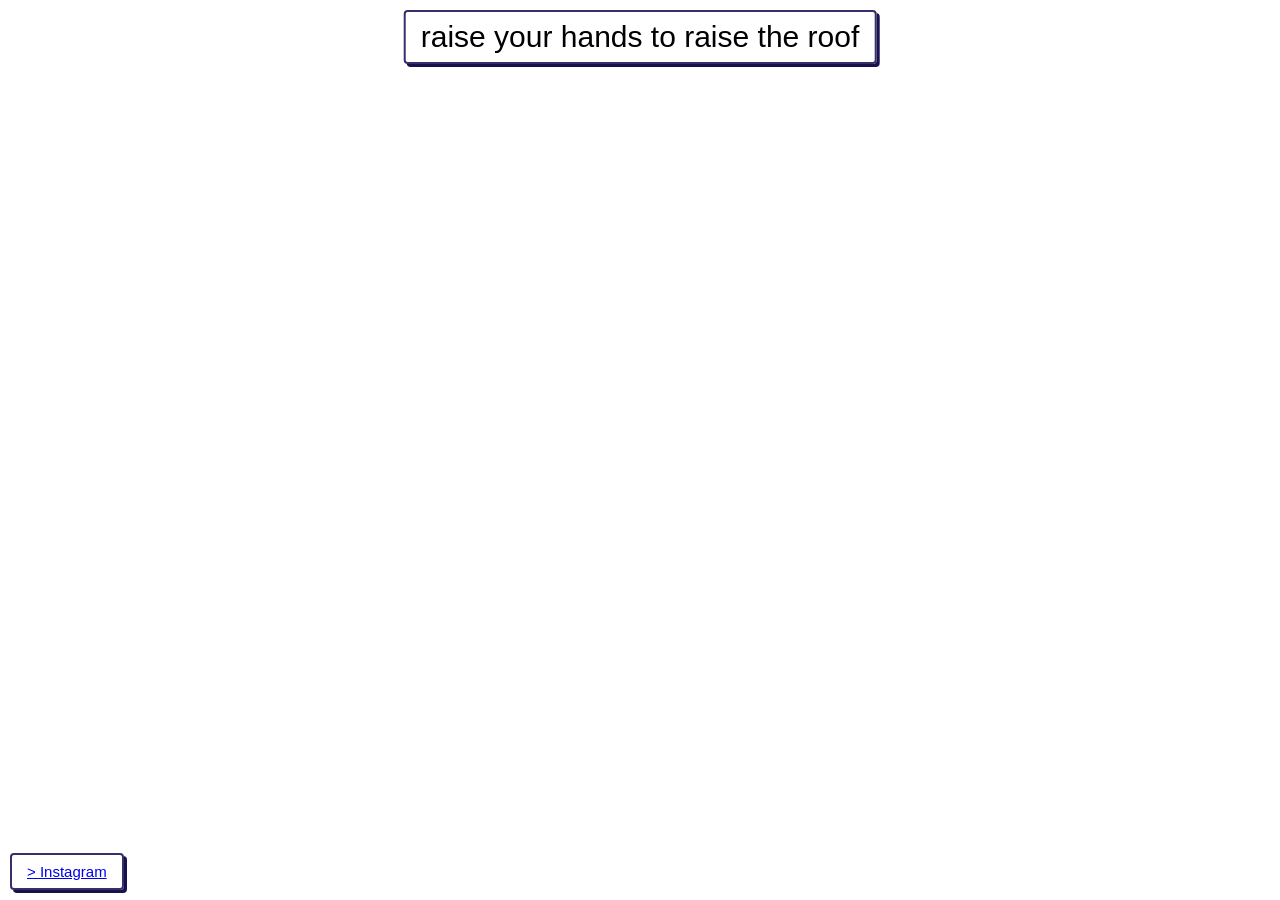
<file: index.html>
<!DOCTYPE html>
<html>
    <head>
        <meta charset="UTF-8">
        <meta name="viewport" content="width=device-width, initial-scale=1.0">
        <title>Arpeggiator</title>
        <link rel="stylesheet" href="styles.css">

        <!-- Primary Meta Tags -->
        <meta name="title" content="Arpeggiator">
        <meta name="description" content="hand-controlled arp, drum machine, real-time visualizer">

        <!-- Open Graph / Facebook -->
        <meta property="og:type" content="website">
        <meta property="og:url" content="https://collidingscopes.github.io/arpeggiator/">
        <meta property="og:title" content="Arpeggiator">
        <meta property="og:description" content="hand-controlled arp, drum machine, real-time visualizer">
        <meta property="og:image" content="https://raw.githubusercontent.com/collidingScopes/arpeggiator/main/assets/siteOGImage.webp">

        <!-- Twitter -->
        <meta property="twitter:card" content="summary_large_image">
        <meta property="twitter:url" content="https://collidingscopes.github.io/arpeggiator/">
        <meta property="twitter:title" content="Arpeggiator">
        <meta property="twitter:description" content="hand-controlled arp, drum machine, real-time visualizer">
        <meta property="twitter:image" content="https://raw.githubusercontent.com/collidingScopes/arpeggiator/main/assets/siteOGImage.webp">

        <script defer src="https://cloud.umami.is/script.js" data-website-id="eb59c81c-27cb-4e1d-9e8c-bfbe70c48cd9"></script>
        <script type="importmap">
            {
                "imports": {
                    "three": "https://esm.sh/three@0.161.0?dev",
                    "three/": "https://esm.sh/three@0.161.0&dev/"
                }
            }
        </script>
    </head>
    <body style="width: 100%; height: 100%; overflow: hidden; margin: 0;">
        <div id="renderDiv" style="width: 100%; height: 100%; margin: 0;">

            <span id="info-text">raise your hands to raise the roof</span>
            <div id="social-links" class="text-box">
                <a href="https://www.instagram.com/chanukya._reddy?igsh=cXl5anlleGx0b3Rt" target="_blank">> Instagram</a><br>
            </div>
            

        </div>
        <script type="module" src="main.js"></script>
    </body>
</html>
</file>
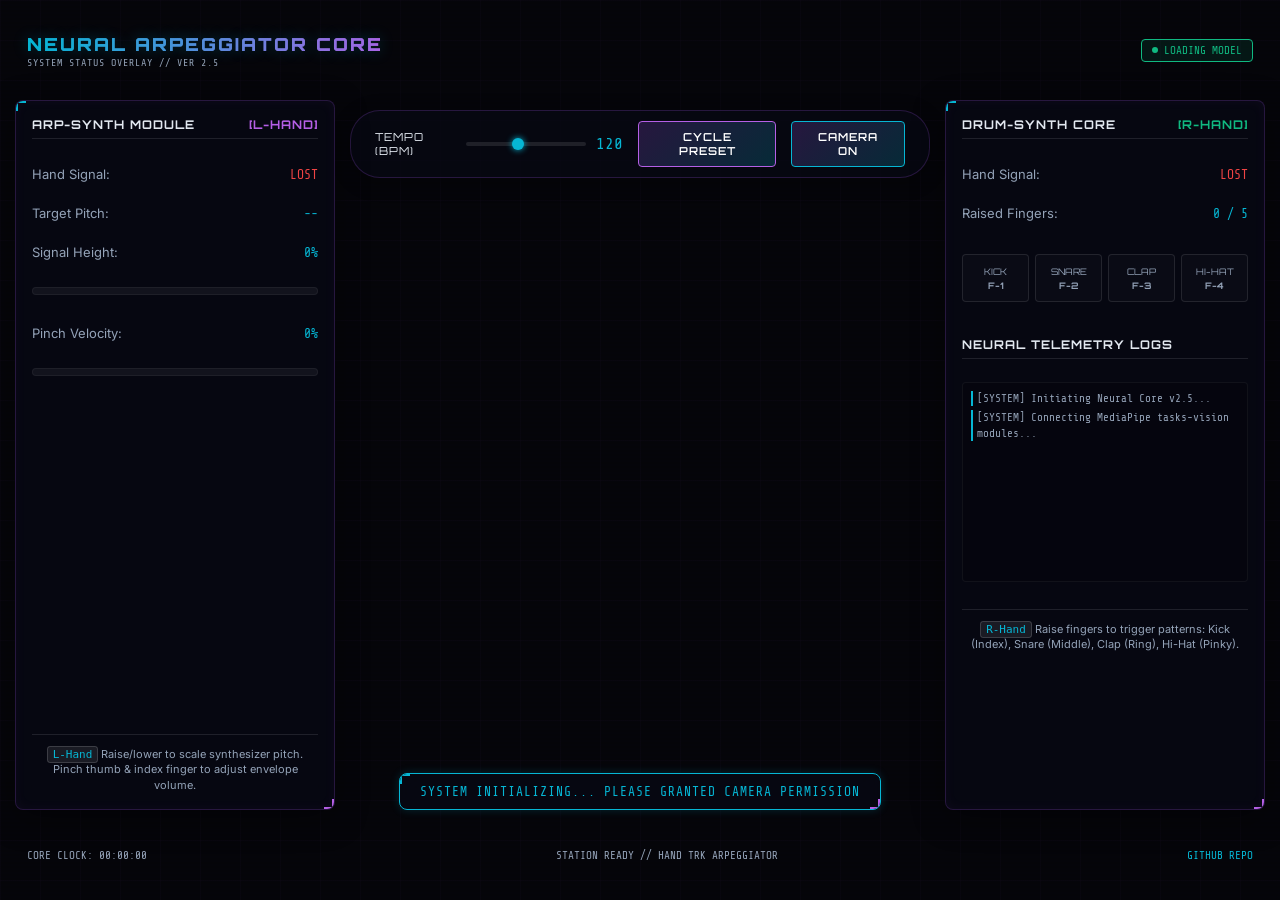
<file: ai_ui.html>
<!DOCTYPE html>
<html lang="en">
<head>
    <meta charset="UTF-8">
    <meta name="viewport" content="width=device-width, initial-scale=1.0">
    <title>Neural Arpeggiator HUD</title>
    <link rel="stylesheet" href="styles.css"> <!-- Import original styled text classes if needed -->
    <link rel="stylesheet" href="ai_styles.css"> <!-- Import futuristic HUD theme -->

    <!-- Primary Meta Tags -->
    <meta name="title" content="Neural Arpeggiator HUD">
    <meta name="description" content="AI hand-controlled arpeggiator, drum machine, and audio reactive visualizer HUD">

    <script type="importmap">
        {
            "imports": {
                "three": "https://esm.sh/three@0.161.0?dev",
                "three/": "https://esm.sh/three@0.161.0&dev/"
            }
        }
    </script>
</head>
<body>
    <!-- Scanlines and grids for cyber grid layout -->
    <div class="scanlines-overlay"></div>
    <div class="grid-overlay"></div>

    <!-- The original Render target for game canvas and webcam -->
    <div id="renderDiv">
        <!-- game.js dynamically injects video and ThreeJS canvas here -->
    </div>

    <!-- Modern Cyber HUD Interface Overlay -->
    <div class="hud-overlay">
        <!-- HUD Header -->
        <header class="hud-header">
            <div class="hud-title">
                <h1>NEURAL ARPEGGIATOR CORE</h1>
                <div class="hud-subtitle">SYSTEM STATUS OVERLAY // VER 2.5</div>
            </div>
            <div class="system-status">
                <div id="tracking-badge" class="status-badge pulse">
                    <span></span> LOADING MODEL
                </div>
            </div>
        </header>

        <!-- HUD Left Sidebar (Arpeggiator Engine Telemetry) -->
        <aside class="hud-left cyber-panel">
            <h2 class="section-title">
                <span>ARP-SYNTH MODULE</span>
                <span style="color: var(--neon-purple);">[L-HAND]</span>
            </h2>
            
            <div class="telemetry-row">
                <span class="telemetry-label">Hand Signal:</span>
                <span id="hand1-status" class="telemetry-value" style="color: var(--neon-red);">LOST</span>
            </div>
            
            <div class="telemetry-row">
                <span class="telemetry-label">Target Pitch:</span>
                <span id="hand1-pitch" class="telemetry-value">--</span>
            </div>

            <div class="telemetry-row">
                <span class="telemetry-label">Signal Height:</span>
                <span id="hand1-height" class="telemetry-value">0%</span>
            </div>
            <div class="level-bar-container">
                <div id="hand1-height-bar" class="level-bar-fill"></div>
            </div>

            <div style="margin-top: 15px;" class="telemetry-row">
                <span class="telemetry-label">Pinch Velocity:</span>
                <span id="hand1-volume" class="telemetry-value">0%</span>
            </div>
            <div class="level-bar-container">
                <div id="hand1-volume-bar" class="level-bar-fill" style="background: linear-gradient(90deg, var(--neon-cyan), var(--neon-green));"></div>
            </div>

            <div style="margin-top: auto; border-top: 1px solid rgba(255,255,255,0.1); padding-top: 12px;" class="instruction-box">
                <p style="font-size: 11px; color: var(--text-muted); line-height: 1.4;">
                    <span class="key-badge">L-Hand</span> Raise/lower to scale synthesizer pitch. Pinch thumb & index finger to adjust envelope volume.
                </p>
            </div>
        </aside>

        <!-- HUD Center Column (Controls Dock) -->
        <main class="hud-center">
            <!-- Top Controls Dock -->
            <div class="control-dock interactive">
                <div class="dock-slider">
                    <label for="bpm-slider">TEMPO (BPM)</label>
                    <input type="range" id="bpm-slider" min="60" max="200" value="120">
                    <span id="bpm-val" class="telemetry-value" style="width: 30px; display: inline-block; text-align: right;">120</span>
                </div>
                
                <button id="preset-btn" class="btn-cyber">CYCLE PRESET</button>
                <button id="cam-toggle-btn" class="btn-cyber" style="border-color: var(--neon-cyan);">CAMERA ON</button>
            </div>

            <!-- Bottom Floating Prompt (Replaces basic screen prompt) -->
            <div id="hud-prompt" class="cyber-panel interactive" style="padding: 10px 20px; font-family: 'Share Tech Mono', monospace; font-size: 13px; text-transform: uppercase; color: var(--neon-cyan); letter-spacing: 1px; border-color: var(--neon-cyan); box-shadow: 0 0 10px rgba(6, 182, 212, 0.2); animation: beacon 2s infinite;">
                SYSTEM INITIALIZING... PLEASE GRANTED CAMERA PERMISSION
            </div>
        </main>

        <!-- HUD Right Sidebar (Drum Engine & Systems Console) -->
        <aside class="hud-right cyber-panel">
            <h2 class="section-title">
                <span>DRUM-SYNTH CORE</span>
                <span style="color: var(--neon-green);">[R-HAND]</span>
            </h2>
            
            <div class="telemetry-row">
                <span class="telemetry-label">Hand Signal:</span>
                <span id="hand2-status" class="telemetry-value" style="color: var(--neon-red);">LOST</span>
            </div>

            <div class="telemetry-row">
                <span class="telemetry-label">Raised Fingers:</span>
                <span id="hand2-fingers" class="telemetry-value">0 / 5</span>
            </div>

            <div class="drum-triggers">
                <div id="trigger-kick" class="drum-trigger-box">
                    <span>KICK</span>
                    <span style="font-weight: bold; margin-top: 3px;">F-1</span>
                </div>
                <div id="trigger-snare" class="drum-trigger-box">
                    <span>SNARE</span>
                    <span style="font-weight: bold; margin-top: 3px;">F-2</span>
                </div>
                <div id="trigger-clap" class="drum-trigger-box">
                    <span>CLAP</span>
                    <span style="font-weight: bold; margin-top: 3px;">F-3</span>
                </div>
                <div id="trigger-hihat" class="drum-trigger-box">
                    <span>HI-HAT</span>
                    <span style="font-weight: bold; margin-top: 3px;">F-4</span>
                </div>
            </div>

            <h2 class="section-title" style="margin-top: 20px; margin-bottom: 8px;">
                <span>NEURAL TELEMETRY LOGS</span>
            </h2>
            
            <!-- Terminal console emulator logs -->
            <div id="terminal-console" class="console-logs">
                <div class="console-line info">[SYSTEM] Initiating Neural Core v2.5...</div>
                <div class="console-line info">[SYSTEM] Connecting MediaPipe tasks-vision modules...</div>
            </div>

            <div style="margin-top: 12px; border-top: 1px solid rgba(255,255,255,0.1); padding-top: 12px;" class="instruction-box">
                <p style="font-size: 11px; color: var(--text-muted); line-height: 1.4;">
                    <span class="key-badge">R-Hand</span> Raise fingers to trigger patterns: Kick (Index), Snare (Middle), Clap (Ring), Hi-Hat (Pinky).
                </p>
            </div>
        </aside>

        <!-- HUD Footer -->
        <footer class="hud-footer">
            <div>CORE CLOCK: <span id="system-time">00:00:00</span></div>
            <div>STATION READY // HAND TRK ARPEGGIATOR</div>
            <div>
                <a href="https://github.com/Bhargavredddy/Hand-Gesture-Arpeggiator" target="_blank" class="footer-link interactive">GITHUB REPO</a>
            </div>
        </footer>
    </div>

    <!-- Entry point script -->
    <script type="module" src="ai_main.js"></script>
</body>
</html>

<!-- File Name: ai_ui.html - Created: 2026-07-31 -->
</file>
<file: styles.css>
.text-box {
    padding: 8px 15px;
    background-color: rgba(255, 255, 255, 0.6);
    color: black;
    border-radius: 4px;
    font-family: "Helvetica Neue", Helvetica, sans-serif;
    border: 2px solid rgb(53, 47, 108);
    box-shadow: 3px 3px 0px rgb(23, 17, 77);
    font-size: clamp(13px, 2vw, 15px);
    text-align: center;
    z-index: 200;
    opacity: 1;
    transition: opacity 0.3s ease-in-out, bottom 0.3s ease-in-out, box-shadow 0.2s ease;
}

#info-text {
    position: absolute;
    top: 10px;
    left: 50%;
    transform: translateX(-50%);
    padding: 8px 15px;
    background-color: rgba(255, 255, 255, 0.6);
    color: black;
    border-radius: 4px;
    font-family: "Helvetica Neue", Helvetica, sans-serif;
    border: 2px solid rgb(53, 47, 108);
    box-shadow: 3px 3px 0px rgb(23, 17, 77);
    font-size: clamp(20px, 4vw, 30px);
    text-align: center;
    z-index: 200;
}

#instruction-text {
    position: absolute;
    bottom: 10px;
    left: 50%;
    transform: translateX(-50%);
    pointer-events: none;
}

#social-links {
    position: absolute;
    bottom: 10px;
    left: 10px;
    text-align: left;
}

#coffee-link {
    position: absolute;
    bottom: 10px;
    right: 10px;
}

#video-link {
    position: absolute;
    top: 10px;
    left: 10px;
}

#logo-container {
    position: absolute;
    top: 10px;
    right: 10px;
}

#logo {
    font-size: 2em;
}
</file>
<file: ai_styles.css>
@import url('https://fonts.googleapis.com/css2?family=Inter:wght@300;400;500;600&family=Orbitron:wght@400;600;800;900&family=Share+Tech+Mono&display=swap');

:root {
  --bg-color: #05050a;
  --panel-bg: rgba(8, 9, 20, 0.72);
  --border-color: rgba(168, 85, 247, 0.2);
  --border-hover: rgba(6, 182, 212, 0.4);
  
  /* Cyberpunk Palette */
  --neon-purple: #b55fe6;
  --neon-cyan: #06b6d4;
  --neon-green: #10b981;
  --neon-orange: #f97316;
  --neon-red: #ef4444;
  --text-primary: #e2e8f0;
  --text-muted: #94a3b8;
}

* {
  box-sizing: border-box;
  margin: 0;
  padding: 0;
  user-select: none;
}

body {
  background-color: var(--bg-color);
  color: var(--text-primary);
  font-family: 'Inter', sans-serif;
  width: 100vw;
  height: 100vh;
  overflow: hidden;
}

/* Base canvas placement */
#renderDiv {
  position: absolute;
  top: 0;
  left: 0;
  width: 100vw;
  height: 100vh;
  z-index: 1;
}

/* Original text elements override to fit style */
#info-text {
  display: none !important; /* Hide original simple text-box */
}
#social-links, #coffee-link, #video-link, #logo-container {
  display: none !important; /* Overridden by new modern dashboard links */
}

/* Cybernetic HUD layout */
.hud-overlay {
  position: absolute;
  top: 0;
  left: 0;
  width: 100vw;
  height: 100vh;
  pointer-events: none; /* Let clicks pass through to ThreeJS canvas */
  z-index: 10;
  display: grid;
  grid-template-rows: 70px 1fr 60px;
  grid-template-columns: 320px 1fr 320px;
  grid-template-areas: 
    "header header header"
    "left-bar center-space right-bar"
    "footer footer footer";
  padding: 15px;
  gap: 15px;
}

/* Force interactiveness on controls inside HUD */
.interactive {
  pointer-events: auto !important;
}

/* Glass panel base styling */
.cyber-panel {
  background: var(--panel-bg);
  backdrop-filter: blur(12px) saturate(180%);
  -webkit-backdrop-filter: blur(12px) saturate(180%);
  border: 1px solid var(--border-color);
  border-radius: 8px;
  box-shadow: 0 8px 32px 0 rgba(0, 0, 0, 0.4), inset 0 0 12px rgba(168, 85, 247, 0.05);
  padding: 16px;
  display: flex;
  flex-direction: column;
  position: relative;
  overflow: hidden;
  transition: border-color 0.3s ease, box-shadow 0.3s ease;
}

.cyber-panel:hover {
  border-color: var(--border-hover);
  box-shadow: 0 8px 32px 0 rgba(6, 182, 212, 0.15), inset 0 0 12px rgba(6, 182, 212, 0.03);
}

/* Tech panel corners */
.cyber-panel::before {
  content: '';
  position: absolute;
  top: 0;
  left: 0;
  width: 8px;
  height: 8px;
  border-top: 2px solid var(--neon-cyan);
  border-left: 2px solid var(--neon-cyan);
}
.cyber-panel::after {
  content: '';
  position: absolute;
  bottom: 0;
  right: 0;
  width: 8px;
  height: 8px;
  border-bottom: 2px solid var(--neon-purple);
  border-right: 2px solid var(--neon-purple);
}

/* Header UI */
.hud-header {
  grid-area: header;
  display: flex;
  justify-content: space-between;
  align-items: center;
  padding: 0 12px;
}

.hud-title {
  display: flex;
  flex-direction: column;
}

.hud-title h1 {
  font-family: 'Orbitron', sans-serif;
  font-size: 18px;
  font-weight: 900;
  letter-spacing: 2px;
  background: linear-gradient(90deg, var(--neon-cyan), var(--neon-purple));
  -webkit-background-clip: text;
  -webkit-text-fill-color: transparent;
  text-shadow: 0 0 15px rgba(6, 182, 212, 0.3);
}

.hud-subtitle {
  font-family: 'Share Tech Mono', monospace;
  font-size: 10px;
  color: var(--text-muted);
  letter-spacing: 1px;
  margin-top: 2px;
}

.system-status {
  display: flex;
  align-items: center;
  gap: 12px;
}

.status-badge {
  font-family: 'Share Tech Mono', monospace;
  font-size: 11px;
  padding: 4px 10px;
  border-radius: 4px;
  background: rgba(16, 185, 129, 0.1);
  border: 1px solid var(--neon-green);
  color: var(--neon-green);
  display: flex;
  align-items: center;
  gap: 6px;
  text-transform: uppercase;
}

.status-badge.pulse span {
  width: 6px;
  height: 6px;
  background-color: var(--neon-green);
  border-radius: 50%;
  display: inline-block;
  animation: beacon 1.5s infinite;
}

/* Sidebar Styling */
.hud-left {
  grid-area: left-bar;
  display: flex;
  flex-direction: column;
  gap: 15px;
}

.hud-right {
  grid-area: right-bar;
  display: flex;
  flex-direction: column;
  gap: 15px;
}

.section-title {
  font-family: 'Orbitron', sans-serif;
  font-size: 12px;
  font-weight: 700;
  letter-spacing: 1px;
  color: var(--text-primary);
  border-bottom: 1px solid rgba(255, 255, 255, 0.1);
  padding-bottom: 6px;
  margin-bottom: 12px;
  display: flex;
  justify-content: space-between;
}

/* Telemetry lists */
.telemetry-row {
  display: flex;
  justify-content: space-between;
  align-items: center;
  margin-bottom: 8px;
  font-size: 13px;
}

.telemetry-label {
  color: var(--text-muted);
  font-family: 'Inter', sans-serif;
}

.telemetry-value {
  font-family: 'Share Tech Mono', monospace;
  color: var(--neon-cyan);
}

/* Visual Level Bar */
.level-bar-container {
  width: 100%;
  height: 8px;
  background: rgba(255, 255, 255, 0.05);
  border-radius: 4px;
  overflow: hidden;
  margin-top: 4px;
  border: 1px solid rgba(255, 255, 255, 0.05);
}

.level-bar-fill {
  height: 100%;
  width: 0%;
  background: linear-gradient(90deg, var(--neon-cyan), var(--neon-purple));
  border-radius: 4px;
  transition: width 0.1s ease;
}

/* Drum Pattern Grid visualization */
.drum-triggers {
  display: grid;
  grid-template-columns: repeat(4, 1fr);
  gap: 6px;
  margin-top: 10px;
}

.drum-trigger-box {
  border: 1px solid rgba(255, 255, 255, 0.1);
  background: rgba(255, 255, 255, 0.02);
  border-radius: 4px;
  height: 48px;
  display: flex;
  flex-direction: column;
  justify-content: center;
  align-items: center;
  font-size: 9px;
  font-family: 'Orbitron', sans-serif;
  color: var(--text-muted);
  transition: all 0.2s ease;
}

.drum-trigger-box.active-kick {
  background: rgba(215, 40, 40, 0.2);
  border-color: #D72828;
  color: #fff;
  box-shadow: 0 0 8px rgba(215, 40, 40, 0.4);
}
.drum-trigger-box.active-snare {
  background: rgba(243, 110, 47, 0.2);
  border-color: #F36E2F;
  color: #fff;
  box-shadow: 0 0 8px rgba(243, 110, 47, 0.4);
}
.drum-trigger-box.active-clap {
  background: rgba(123, 67, 148, 0.2);
  border-color: #7B4394;
  color: #fff;
  box-shadow: 0 0 8px rgba(123, 67, 148, 0.4);
}
.drum-trigger-box.active-hihat {
  background: rgba(132, 195, 78, 0.2);
  border-color: #84C34E;
  color: #fff;
  box-shadow: 0 0 8px rgba(132, 195, 78, 0.4);
}

/* Neural console logs widget */
.console-logs {
  flex-grow: 1;
  font-family: 'Share Tech Mono', monospace;
  font-size: 11px;
  color: var(--text-muted);
  overflow-y: auto;
  max-height: 200px;
  background: rgba(0, 0, 0, 0.2);
  border: 1px solid rgba(255, 255, 255, 0.05);
  border-radius: 4px;
  padding: 8px;
  line-height: 1.4;
}

.console-line {
  margin-bottom: 4px;
  border-left: 2px solid transparent;
  padding-left: 4px;
}

.console-line.info {
  border-left-color: var(--neon-cyan);
}
.console-line.tracking {
  border-left-color: var(--neon-purple);
  color: var(--text-primary);
}
.console-line.alert {
  border-left-color: var(--neon-orange);
  color: var(--neon-orange);
}

/* Center framing */
.hud-center {
  grid-area: center-space;
  display: flex;
  flex-direction: column;
  justify-content: space-between;
  align-items: center;
}

/* Top control dock */
.control-dock {
  display: flex;
  gap: 15px;
  background: var(--panel-bg);
  border: 1px solid var(--border-color);
  border-radius: 30px;
  padding: 10px 24px;
  margin-top: 10px;
  box-shadow: 0 4px 20px rgba(0,0,0,0.3);
}

.dock-slider {
  display: flex;
  align-items: center;
  gap: 10px;
}

.dock-slider label {
  font-family: 'Orbitron', sans-serif;
  font-size: 11px;
  letter-spacing: 1px;
}

.dock-slider input[type="range"] {
  -webkit-appearance: none;
  width: 120px;
  height: 4px;
  border-radius: 2px;
  background: rgba(255, 255, 255, 0.1);
  outline: none;
}

.dock-slider input[type="range"]::-webkit-slider-thumb {
  -webkit-appearance: none;
  width: 12px;
  height: 12px;
  border-radius: 50%;
  background: var(--neon-cyan);
  cursor: pointer;
  box-shadow: 0 0 6px var(--neon-cyan);
}

/* Buttons in cyberpunk theme */
.btn-cyber {
  background: linear-gradient(135deg, rgba(168, 85, 247, 0.2), rgba(6, 182, 212, 0.2));
  border: 1px solid var(--neon-purple);
  color: #fff;
  border-radius: 4px;
  padding: 8px 16px;
  font-family: 'Orbitron', sans-serif;
  font-size: 11px;
  font-weight: 600;
  letter-spacing: 1px;
  cursor: pointer;
  transition: all 0.3s ease;
  text-transform: uppercase;
}

.btn-cyber:hover {
  background: linear-gradient(135deg, rgba(168, 85, 247, 0.4), rgba(6, 182, 212, 0.4));
  border-color: var(--neon-cyan);
  box-shadow: 0 0 10px rgba(6, 182, 212, 0.5);
  text-shadow: 0 0 5px #fff;
}

.btn-cyber:active {
  transform: scale(0.97);
}

/* Help Box overlays */
.instruction-box {
  width: 100%;
  text-align: center;
}

.key-badge {
  background: rgba(255,255,255,0.08);
  border: 1px solid rgba(255,255,255,0.15);
  border-radius: 3px;
  padding: 1px 5px;
  font-family: monospace;
  font-size: 11px;
  color: var(--neon-cyan);
}

/* Bottom HUD Footer */
.hud-footer {
  grid-area: footer;
  display: flex;
  justify-content: space-between;
  align-items: center;
  padding: 0 12px;
  font-size: 11px;
  font-family: 'Share Tech Mono', monospace;
  color: var(--text-muted);
}

.footer-link {
  color: var(--neon-cyan);
  text-decoration: none;
  transition: color 0.2s ease;
}

.footer-link:hover {
  color: var(--neon-purple);
  text-shadow: 0 0 4px rgba(181, 95, 230, 0.5);
}

/* Scanning scanline effects */
.scanlines-overlay {
  position: absolute;
  top: 0;
  left: 0;
  width: 100vw;
  height: 100vh;
  z-index: 2;
  background: linear-gradient(
    rgba(18, 16, 16, 0) 50%, 
    rgba(0, 0, 0, 0.15) 50%
  );
  background-size: 100% 4px;
  pointer-events: none;
  opacity: 0.4;
}

.grid-overlay {
  position: absolute;
  top: 0;
  left: 0;
  width: 100%;
  height: 100%;
  background: 
    linear-gradient(rgba(168, 85, 247, 0.02) 1px, transparent 1px),
    linear-gradient(90deg, rgba(168, 85, 247, 0.02) 1px, transparent 1px);
  background-size: 40px 40px;
  pointer-events: none;
  z-index: 2;
}

/* Animations */
@keyframes beacon {
  0% { transform: scale(0.9); opacity: 0.8; }
  50% { transform: scale(1.2); opacity: 1; box-shadow: 0 0 8px var(--neon-green); }
  100% { transform: scale(0.9); opacity: 0.8; }
}

/* Scrollbar styles */
.console-logs::-webkit-scrollbar {
  width: 4px;
}
.console-logs::-webkit-scrollbar-track {
  background: rgba(0,0,0,0.1);
}
.console-logs::-webkit-scrollbar-thumb {
  background: var(--border-color);
  border-radius: 2px;
}
.console-logs::-webkit-scrollbar-thumb:hover {
  background: var(--neon-purple);
}

/* Webcam view toggle classes */
.camera-visible {
  filter: grayscale(100%) opacity(0.2) !important;
}

.camera-hidden {
  filter: grayscale(100%) opacity(0) !important;
}

/* File Name: ai_styles.css - Created: 2026-07-31 */
</file>
